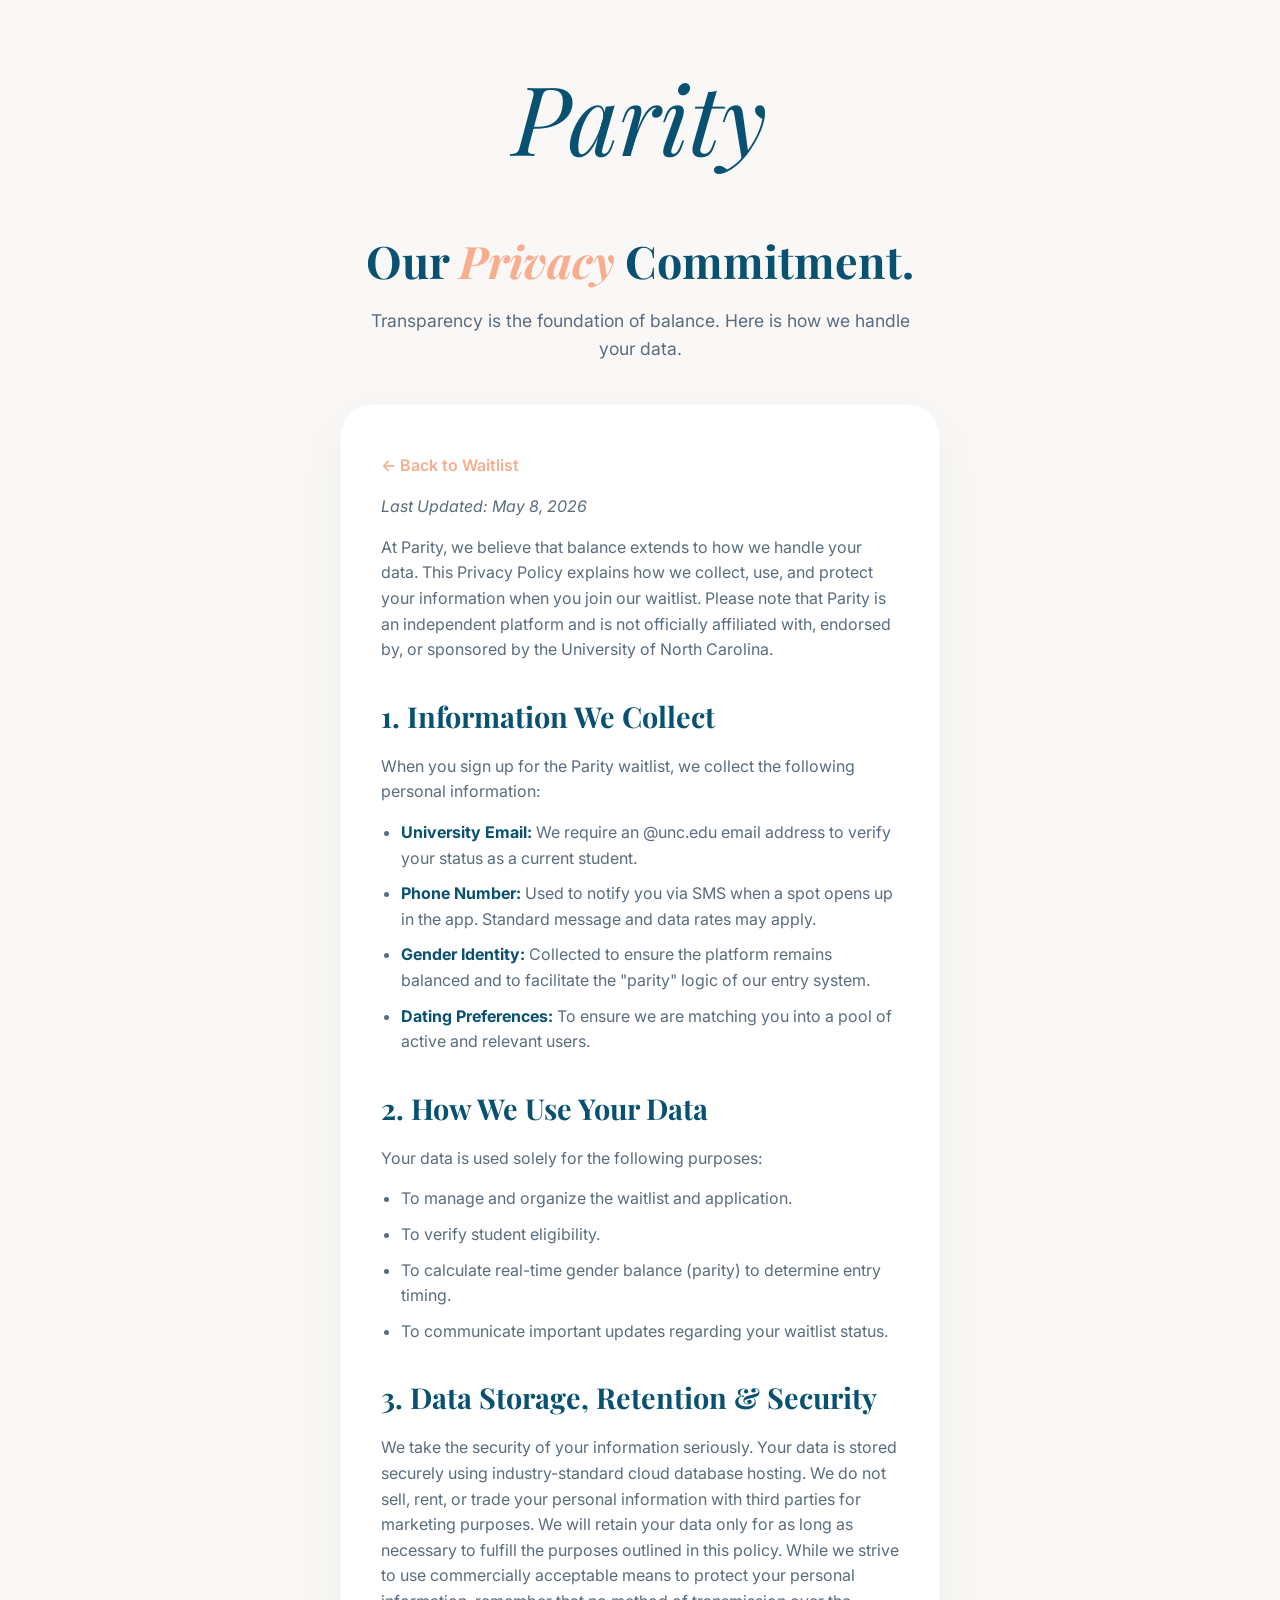
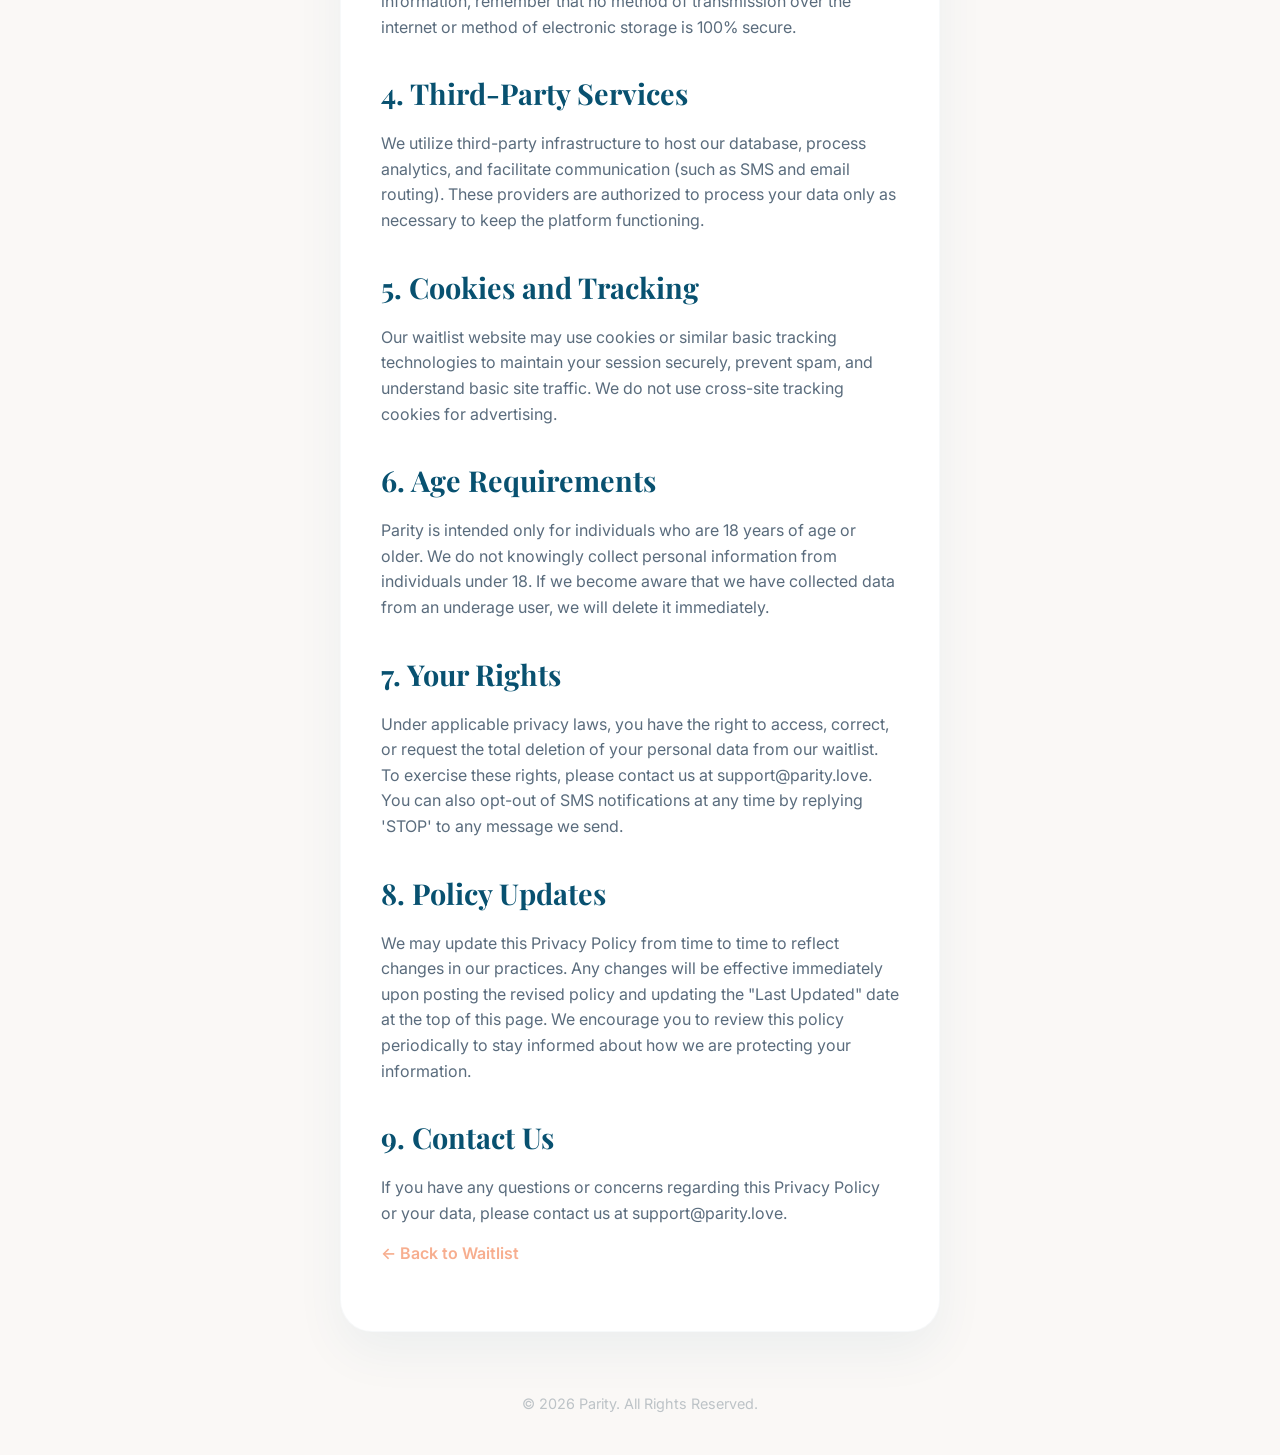
<file: privacy.html>
<!DOCTYPE html>
<html lang="en">
<head>
    <meta charset="UTF-8">
    <meta name="viewport" content="width=device-width, initial-scale=1.0">
    <title>Privacy Policy | Parity</title>
    <link rel="preconnect" href="https://fonts.googleapis.com">
    <link rel="preconnect" href="https://fonts.gstatic.com" crossorigin>
    <link href="https://fonts.googleapis.com/css2?family=Inter:wght@400;500&family=Playfair+Display:ital,wght@0,600;1,600&display=swap" rel="stylesheet">
    <link rel="stylesheet" href="/css/style.css">
</head>
<body>
    <main class="container">
        <header class="header">
            <div class="logo">Parity</div>
        </header>

        <section class="hero">
            <h1>Our <span>Privacy</span> Commitment.</h1>
            <p>Transparency is the foundation of balance. Here is how we handle your data.</p>
        </section>

        <section class="form-card">
            <div class="legal-content">
                <a href="index.html" class="back-link">← Back to Waitlist</a>
                
                <p><em>Last Updated: May 8, 2026</em></p>
                
                <p>At Parity, we believe that balance extends to how we handle your data. This Privacy Policy explains how we collect, use, and protect your information when you join our waitlist. Please note that Parity is an independent platform and is not officially affiliated with, endorsed by, or sponsored by the University of North Carolina.</p>

                <h2>1. Information We Collect</h2>
                <p>When you sign up for the Parity waitlist, we collect the following personal information:</p>
                <ul>
                    <li><strong>University Email:</strong> We require an @unc.edu email address to verify your status as a current student.</li>
                    <li><strong>Phone Number:</strong> Used to notify you via SMS when a spot opens up in the app. Standard message and data rates may apply.</li>
                    <li><strong>Gender Identity:</strong> Collected to ensure the platform remains balanced and to facilitate the "parity" logic of our entry system.</li>
                    <li><strong>Dating Preferences:</strong> To ensure we are matching you into a pool of active and relevant users.</li>
                </ul>

                <h2>2. How We Use Your Data</h2>
                <p>Your data is used solely for the following purposes:</p>
                <ul>
                    <li>To manage and organize the waitlist and application.</li>
                    <li>To verify student eligibility.</li>
                    <li>To calculate real-time gender balance (parity) to determine entry timing.</li>
                    <li>To communicate important updates regarding your waitlist status.</li>
                </ul>

                <h2>3. Data Storage, Retention & Security</h2>
                <p>We take the security of your information seriously. Your data is stored securely using industry-standard cloud database hosting. We do not sell, rent, or trade your personal information with third parties for marketing purposes. We will retain your data only for as long as necessary to fulfill the purposes outlined in this policy. While we strive to use commercially acceptable means to protect your personal information, remember that no method of transmission over the internet or method of electronic storage is 100% secure.</p>

                <h2>4. Third-Party Services</h2>
                <p>We utilize third-party infrastructure to host our database, process analytics, and facilitate communication (such as SMS and email routing). These providers are authorized to process your data only as necessary to keep the platform functioning.</p>

                <h2>5. Cookies and Tracking</h2>
                <p>Our waitlist website may use cookies or similar basic tracking technologies to maintain your session securely, prevent spam, and understand basic site traffic. We do not use cross-site tracking cookies for advertising.</p>

                <h2>6. Age Requirements</h2>
                <p>Parity is intended only for individuals who are 18 years of age or older. We do not knowingly collect personal information from individuals under 18. If we become aware that we have collected data from an underage user, we will delete it immediately.</p>

                <h2>7. Your Rights</h2>
                <p>Under applicable privacy laws, you have the right to access, correct, or request the total deletion of your personal data from our waitlist. To exercise these rights, please contact us at support@parity.love. You can also opt-out of SMS notifications at any time by replying 'STOP' to any message we send.</p>

                <h2>8. Policy Updates</h2>
                <p>We may update this Privacy Policy from time to time to reflect changes in our practices. Any changes will be effective immediately upon posting the revised policy and updating the "Last Updated" date at the top of this page. We encourage you to review this policy periodically to stay informed about how we are protecting your information.</p>

                <h2>9. Contact Us</h2>
                <p>If you have any questions or concerns regarding this Privacy Policy or your data, please contact us at support@parity.love.</p>

                <a href="index.html" class="back-link">← Back to Waitlist</a>
            </div>
        </section>

        <footer class="footer">
            <p>&copy; 2026 Parity. All Rights Reserved.</p>
        </footer>
    </main>
</body>
</html>
</file>
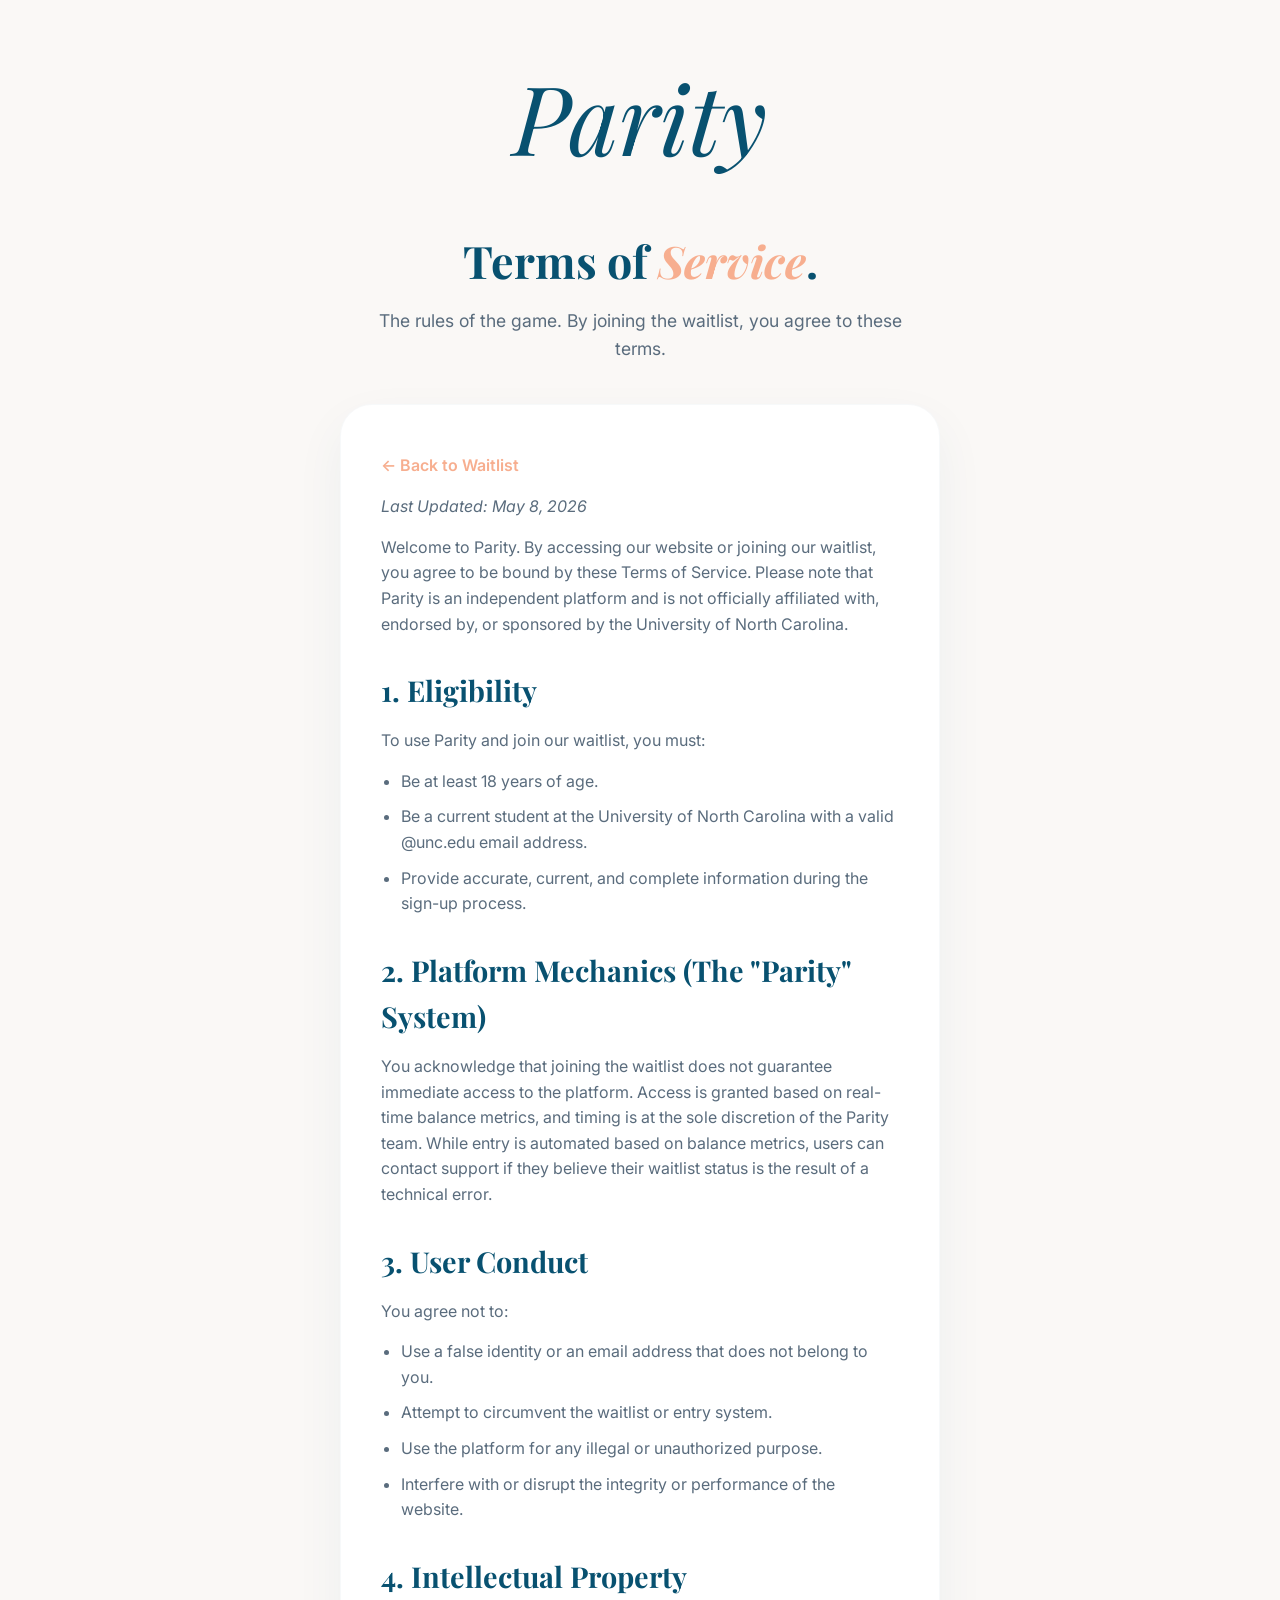
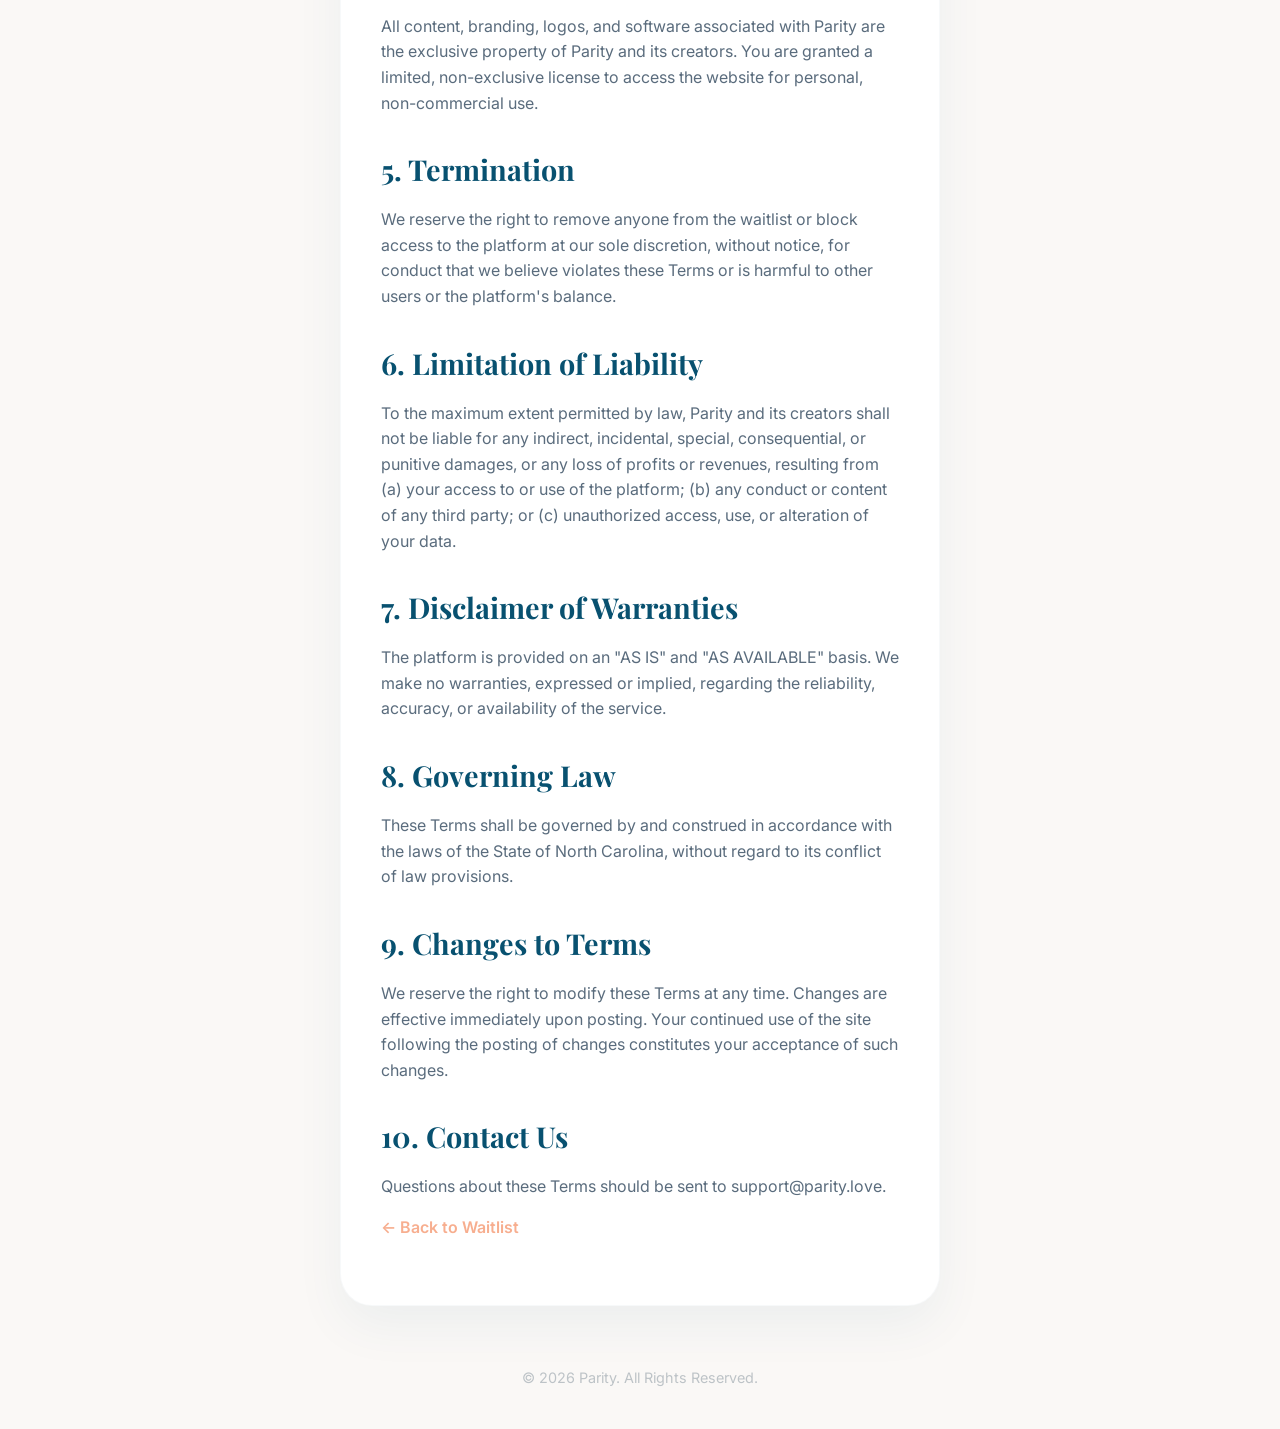
<file: tos.html>
<!DOCTYPE html>
<html lang="en">
<head>
    <meta charset="UTF-8">
    <meta name="viewport" content="width=device-width, initial-scale=1.0">
    <title>Terms of Service | Parity</title>
    <link rel="preconnect" href="https://fonts.googleapis.com">
    <link rel="preconnect" href="https://fonts.gstatic.com" crossorigin>
    <link href="https://fonts.googleapis.com/css2?family=Inter:wght@400;500&family=Playfair+Display:ital,wght@0,600;1,600&display=swap" rel="stylesheet">
    <link rel="stylesheet" href="/css/style.css">
</head>
<body>
    <main class="container">
        <header class="header">
            <div class="logo">Parity</div>
        </header>

        <section class="hero">
            <h1>Terms of <span>Service</span>.</h1>
            <p>The rules of the game. By joining the waitlist, you agree to these terms.</p>
        </section>

        <section class="form-card">
            <div class="legal-content">
                <a href="index.html" class="back-link">← Back to Waitlist</a>
                
                <p><em>Last Updated: May 8, 2026</em></p>
                
                <p>Welcome to Parity. By accessing our website or joining our waitlist, you agree to be bound by these Terms of Service. Please note that Parity is an independent platform and is not officially affiliated with, endorsed by, or sponsored by the University of North Carolina.</p>

                <h2>1. Eligibility</h2>
                <p>To use Parity and join our waitlist, you must:</p>
                <ul>
                    <li>Be at least 18 years of age.</li>
                    <li>Be a current student at the University of North Carolina with a valid @unc.edu email address.</li>
                    <li>Provide accurate, current, and complete information during the sign-up process.</li>
                </ul>

                <h2>2. Platform Mechanics (The "Parity" System)</h2>
                <p>You acknowledge that joining the waitlist does not guarantee immediate access to the platform. Access is granted based on real-time balance metrics, and timing is at the sole discretion of the Parity team. While entry is automated based on balance metrics, users can contact support if they believe their waitlist status is the result of a technical error.</p>

                <h2>3. User Conduct</h2>
                <p>You agree not to:</p>
                <ul>
                    <li>Use a false identity or an email address that does not belong to you.</li>
                    <li>Attempt to circumvent the waitlist or entry system.</li>
                    <li>Use the platform for any illegal or unauthorized purpose.</li>
                    <li>Interfere with or disrupt the integrity or performance of the website.</li>
                </ul>

                <h2>4. Intellectual Property</h2>
                <p>All content, branding, logos, and software associated with Parity are the exclusive property of Parity and its creators. You are granted a limited, non-exclusive license to access the website for personal, non-commercial use.</p>

                <h2>5. Termination</h2>
                <p>We reserve the right to remove anyone from the waitlist or block access to the platform at our sole discretion, without notice, for conduct that we believe violates these Terms or is harmful to other users or the platform's balance.</p>

                <h2>6. Limitation of Liability</h2>
                <p>To the maximum extent permitted by law, Parity and its creators shall not be liable for any indirect, incidental, special, consequential, or punitive damages, or any loss of profits or revenues, resulting from (a) your access to or use of the platform; (b) any conduct or content of any third party; or (c) unauthorized access, use, or alteration of your data.</p>

                <h2>7. Disclaimer of Warranties</h2>
                <p>The platform is provided on an "AS IS" and "AS AVAILABLE" basis. We make no warranties, expressed or implied, regarding the reliability, accuracy, or availability of the service.</p>

                <h2>8. Governing Law</h2>
                <p>These Terms shall be governed by and construed in accordance with the laws of the State of North Carolina, without regard to its conflict of law provisions.</p>

                <h2>9. Changes to Terms</h2>
                <p>We reserve the right to modify these Terms at any time. Changes are effective immediately upon posting. Your continued use of the site following the posting of changes constitutes your acceptance of such changes.</p>

                <h2>10. Contact Us</h2>
                <p>Questions about these Terms should be sent to support@parity.love.</p>

                <a href="index.html" class="back-link">← Back to Waitlist</a>
            </div>
        </section>

        <footer class="footer">
            <p>&copy; 2026 Parity. All Rights Reserved.</p>
        </footer>
    </main>
</body>
</html>
</file>
<file: css/style.css>
/* Color Palette */
:root {
    --primary-peach: #f7ae8f;
    --complement-teal: #085170;
    --cream: #faf8f6;
    --text-main: #2c3e50;
    --white: #ffffff;
}

* {
    box-sizing: border-box;
    margin: 0;
    padding: 0;
}

body {
    font-family: 'Inter', sans-serif;
    background-color: var(--cream);
    color: var(--text-main);
    line-height: 1.6;
    display: flex;
    justify-content: center;
    align-items: center;
    min-height: 100vh;
}

.container {
    max-width: 600px;
    width: 90%;
    text-align: center;
    padding: 40px 0;
}

/* Header & Typography */
.header .logo {
    font-family: 'Playfair Display', serif;
    font-size:4.5rem;
    font-style: italic;
    color: var(--complement-teal);
    margin-bottom: 40px;
}

.hero h1 {
    font-family: 'Playfair Display', serif;
    font-size: 2.8rem;
    line-height: 1.2;
    color: var(--complement-teal);
    margin-bottom: 20px;
}

.hero h1 span {
    font-style: italic;
    color: var(--primary-peach);
}

.hero p {
    font-size: 1.1rem;
    color: #5a6c7d;
    margin-bottom: 40px;
    padding: 0 20px;
}

/* Form Card */
.form-card {
    background: var(--white);
    padding: 48px 40px; /* Vertical breathing room */
    border-radius: 32px; /* Extra soft corners for a modern feel */
    box-shadow: 0 20px 50px rgba(8, 81, 112, 0.06);
    border: 1px solid rgba(8, 81, 112, 0.03);
}

.input-group {
    display: flex;
    flex-direction: column;
    gap: 20px; /* Increased gap to prevent crowding */
}

/* 1. The Form Container - This is the most important fix */
#waitlist-form {
    display: flex;
    flex-direction: column;
    gap: 16px; /* Uniform spacing between all elements */
    width: 100%;
}

/* 2. Inputs - Ensure they take up the full width of the card */
input[type="email"], 
input[type="tel"],
input[type="text"] {
    width: 100%; 
    padding: 18px 22px;
    border: 2px solid #e1e8ed;
    border-radius: 16px;
    font-size: 1rem;
    font-family: inherit;
    outline: none;
    transition: all 0.2s ease;
    background-color: #fcfcfc;
}

input:focus {
    border-color: var(--primary-peach);
    background-color: var(--white);
    box-shadow: 0 0 0 4px rgba(247, 174, 143, 0.1);
}

/* 3. Gender Selector - Fixed Grid */
.gender-selector {
    display: grid;
    grid-template-columns: 1fr; 
    gap: 12px;
    width: 100%;
}

/* Desktop Adjustment */
@media (min-width: 768px) {
    .gender-selector {
        /* Forces all items into a single row regardless of count */
        grid-template-columns: repeat(auto-fit, minmax(0, 1fr));
    }

    /* makes title a little bigger */
    .header .logo {
        font-size: 6rem;
    }
}

.gender-selector input[type="radio"] {
    display: none;
}

.gender-selector label {
    display: flex;
    align-items: center;
    justify-content: center;
    padding: 16px;
    border: 2px solid var(--border, #e1e8ed);
    border-radius: 16px;
    cursor: pointer;
    font-weight: 500;
    color: var(--complement-teal);
    transition: all 0.2s ease;
    background: var(--white);
}

.gender-selector input:checked + label {
    background: var(--complement-teal);
    color: var(--white);
    border-color: var(--complement-teal);
}

/* 4. The Button - Now spans the full width to prevent overlap */
.btn-primary {
    width: 100%; 
    background-color: var(--primary-peach);
    color: var(--white);
    padding: 20px 24px;
    border: none;
    border-radius: 16px;
    font-size: 1.1rem;
    font-weight: 600;
    cursor: pointer;
    transition: all 0.3s cubic-bezier(0.4, 0, 0.2, 1);
    box-shadow: 0 4px 12px rgba(247, 174, 143, 0.2);
    margin-top: 4px; /* Slight nudge away from the gender grid */
}

.btn-primary:hover {
    filter: brightness(1.05);
    transform: translateY(-2px);
    box-shadow: 0 8px 20px rgba(247, 174, 143, 0.3);
}

/* Privacy Note */

.privacy-note {
    font-size: 0.85rem;
    color: #95a5a6;
    margin-top: 20px;
}

/* Manifesto Section */
.manifesto {
    padding: 80px 20px;
    max-width: 700px;
    margin: 0 auto;
    text-align: center;
}

.manifesto h2 {
    font-family: 'Playfair Display', serif;
    font-size: 2.5rem;
    color: var(--complement-teal);
    margin-bottom: 20px;
    line-height: 1.2;
}

.manifesto h2 span {
    color: var(--primary-peach);
    font-style: italic;
}

.manifesto p {
    font-size: 1.15rem;
    color: #5a6c7d;
    line-height: 1.8;
}

/* Three-Column Gimmick Grid */
.gimmick-grid {
    display: grid;
    grid-template-columns: repeat(auto-fit, minmax(250px, 1fr));
    gap: 30px;
    padding: 40px 20px;
    margin-bottom: 60px;
}

.info-card {
    background: #ffffff;
    padding: 35px;
    border-radius: 20px;
    text-align: left;
    box-shadow: 0 4px 15px rgba(0,0,0,0.02);
    transition: transform 0.3s ease;
}

.info-card:hover {
    transform: translateY(-5px);
}

.info-card h3 {
    font-family: 'Playfair Display', serif;
    color: var(--complement-teal);
    font-size: 1.4rem;
    margin-bottom: 15px;
}

.info-card p {
    font-size: 0.95rem;
    color: #7f8c8d;
    line-height: 1.6;
}

/* Responsive Tweak */
@media (max-width: 600px) {
    .manifesto h2 { font-size: 2rem; }
    .gimmick-grid { grid-template-columns: 1fr; }
}

/* Success State Styles */
.success-card {
    border: 2px solid var(--primary-peach);
}

.success-icon {
    font-size: 2.5rem;
    color: var(--primary-peach);
    margin-bottom: 10px;
}

.referral-box {
    display: flex;
    margin: 25px 0;
    gap: 10px;
}

.referral-box input {
    flex: 1;
    background: #f8fafc;
    font-size: 0.9rem;
    color: var(--complement-teal);
}

.btn-secondary {
    background: var(--primary-peach);
    color: var(--white);
    border: none;
    padding: 0 20px;
    border-radius: 12px;
    cursor: pointer;
}

.stats {
    display: flex;
    justify-content: center;
    gap: 40px;
    margin-top: 30px;
    border-top: 1px solid #eee;
    padding-top: 20px;
}

.stat-item {
    display: flex;
    flex-direction: column;
}

.stat-value {
    font-size: 1.5rem;
    font-weight: 600;
    color: var(--complement-teal);
}

.stat-label {
    font-size: 0.8rem;
    text-transform: uppercase;
    letter-spacing: 1px;
    color: #95a5a6;
}

.footer {
    margin-top: 60px;
    font-size: 0.9rem;
    color: #bdc3c7;
}

/* Responsive */
@media (min-width: 480px) {
    .input-group {
        flex-direction: row;
    }
    input[type="email"] {
        flex: 1;
    }
}

/* Update your style.css with these */
.full-input {
    width: 100%;
    padding: 16px;
    border: 2px solid #e1e8ed;
    border-radius: 12px;
    font-size: 1rem;
}

.radio-stack {
    display: flex;
    flex-direction: column;
    gap: 12px;
    margin-bottom: 25px;
}

.custom-radio {
    display: flex;
    align-items: center;
    gap: 15px;
    padding: 18px;
    border: 2px solid #e1e8ed;
    border-radius: 15px;
    cursor: pointer;
    transition: 0.2s;
    text-align: left;
}

.custom-radio:hover {
    border-color: var(--primary-peach);
}

.custom-radio input[type="radio"] {
    accent-color: var(--primary-peach);
    width: 20px;
    height: 20px;
}

.custom-radio span {
    font-weight: 500;
    color: var(--complement-teal);
}

textarea {
    width: 100%;
    border: 2px solid #e1e8ed;
    border-radius: 15px;
    padding: 15px;
    font-family: inherit;
    font-size: 1rem;
    resize: none;
}

/* Specific overrides for the onboarding flow */
        .onboarding-card {
            min-height: 400px;
            display: flex;
            flex-direction: column;
            justify-content: center;
        }
        .step { display: none; animation: fadeIn 0.4s ease; }
        .step.active { display: block; }
        
        .progress-container {
            width: 100%;
            height: 4px;
            background: #eee;
            margin-bottom: 40px;
            border-radius: 2px;
        }
        .progress-fill {
            height: 100%;
            background: var(--primary-peach);
            width: 0%;
            transition: width 0.4s ease;
        }
        
        @keyframes fadeIn {
            from { opacity: 0; transform: translateY(10px); }
            to { opacity: 1; transform: translateY(0); }
        }

        .back-btn {
            background: none;
            border: none;
            color: var(--complement-teal);
            cursor: pointer;
            font-size: 0.9rem;
            margin-bottom: 20px;
            padding: 0;
            opacity: 0.6;
        }

/* --- Final Success State Styles --- */
.success-container {
    text-align: center;
    padding: 2rem;
    animation: fadeIn 0.5s ease-out; /* Smooth entry */
}

.success-container h2 {
    font-family: 'Playfair Display', serif;
    color: var(--complement-teal);
    font-size: 2.4rem;
    margin-bottom: 10px;
}

.success-container p {
    color: #5a6c7d;
    margin-bottom: 20px;
}

.referral-label {
    font-size: 0.75rem;
    text-transform: uppercase;
    letter-spacing: 2px;
    color: #95a5a6;
    margin-top: 30px;
    display: block;
    
}

.referral-link {
  white-space: nowrap;
  overflow: hidden;
  text-overflow: ellipsis;
}

.referral-code-box {
    font-family: 'Courier New', monospace;
    font-size: 2.2rem;
    font-weight: bold;
    color: var(--complement-teal);
    background: #f4f7f9;
    padding: 20px;
    border-radius: 16px;
    border: 2px dashed var(--primary-peach); /* Stylized border */
    margin: 12px 0;
    letter-spacing: 4px;
    
}

.referral-subtext {
    font-size: 0.9rem;
    color: var(--primary-peach);
    font-weight: 500;
    margin-top: 15px;
    
}

/* copy box styles */
.share-container {
    margin: 20px 0;
}

.copy-box {
    display: flex;
    gap: 10px;
    background: #f4f7f9;
    padding: 8px;
    border-radius: 12px;
    border: 1px solid #e1e8ed;
}

.copy-box input {
    flex: 1;
    border: none !important;
    background: transparent !important;
    font-family: 'Courier New', monospace;
    font-size: 0.9rem;
    color: var(--complement-teal);
    padding: 10px !important;
    box-shadow: none !important;
}

#copy-btn {
    background: var(--complement-teal);
    color: white;
    border: none;
    padding: 10px 20px;
    border-radius: 8px;
    font-weight: 600;
    cursor: pointer;
    transition: transform 0.1s ease;
}

#copy-btn:active {
    transform: scale(0.95);
}

/* Legal shit */

.legal-content {
    text-align: left;
}
.legal-content h2 {
    font-family: 'Playfair Display', serif;
    color: var(--complement-teal, #008080);
    font-size: 1.8rem;
    margin: 30px 0 15px 0;
}
.legal-content p {
    margin-bottom: 15px;
    color: #5a6c7d;
}
.legal-content ul {
    margin-bottom: 20px;
    padding-left: 20px;
    color: #5a6c7d;
}
.legal-content li {
    margin-bottom: 10px;
}
.legal-content strong {
    color: var(--complement-teal, #008080);
}
.back-link {
    display: inline-block;
    color: var(--primary-peach, #ff8a71);
    text-decoration: none;
    font-weight: 600;
    padding-bottom: 1rem;
}
.back-link:hover {
    text-decoration: underline;
}
</file>
